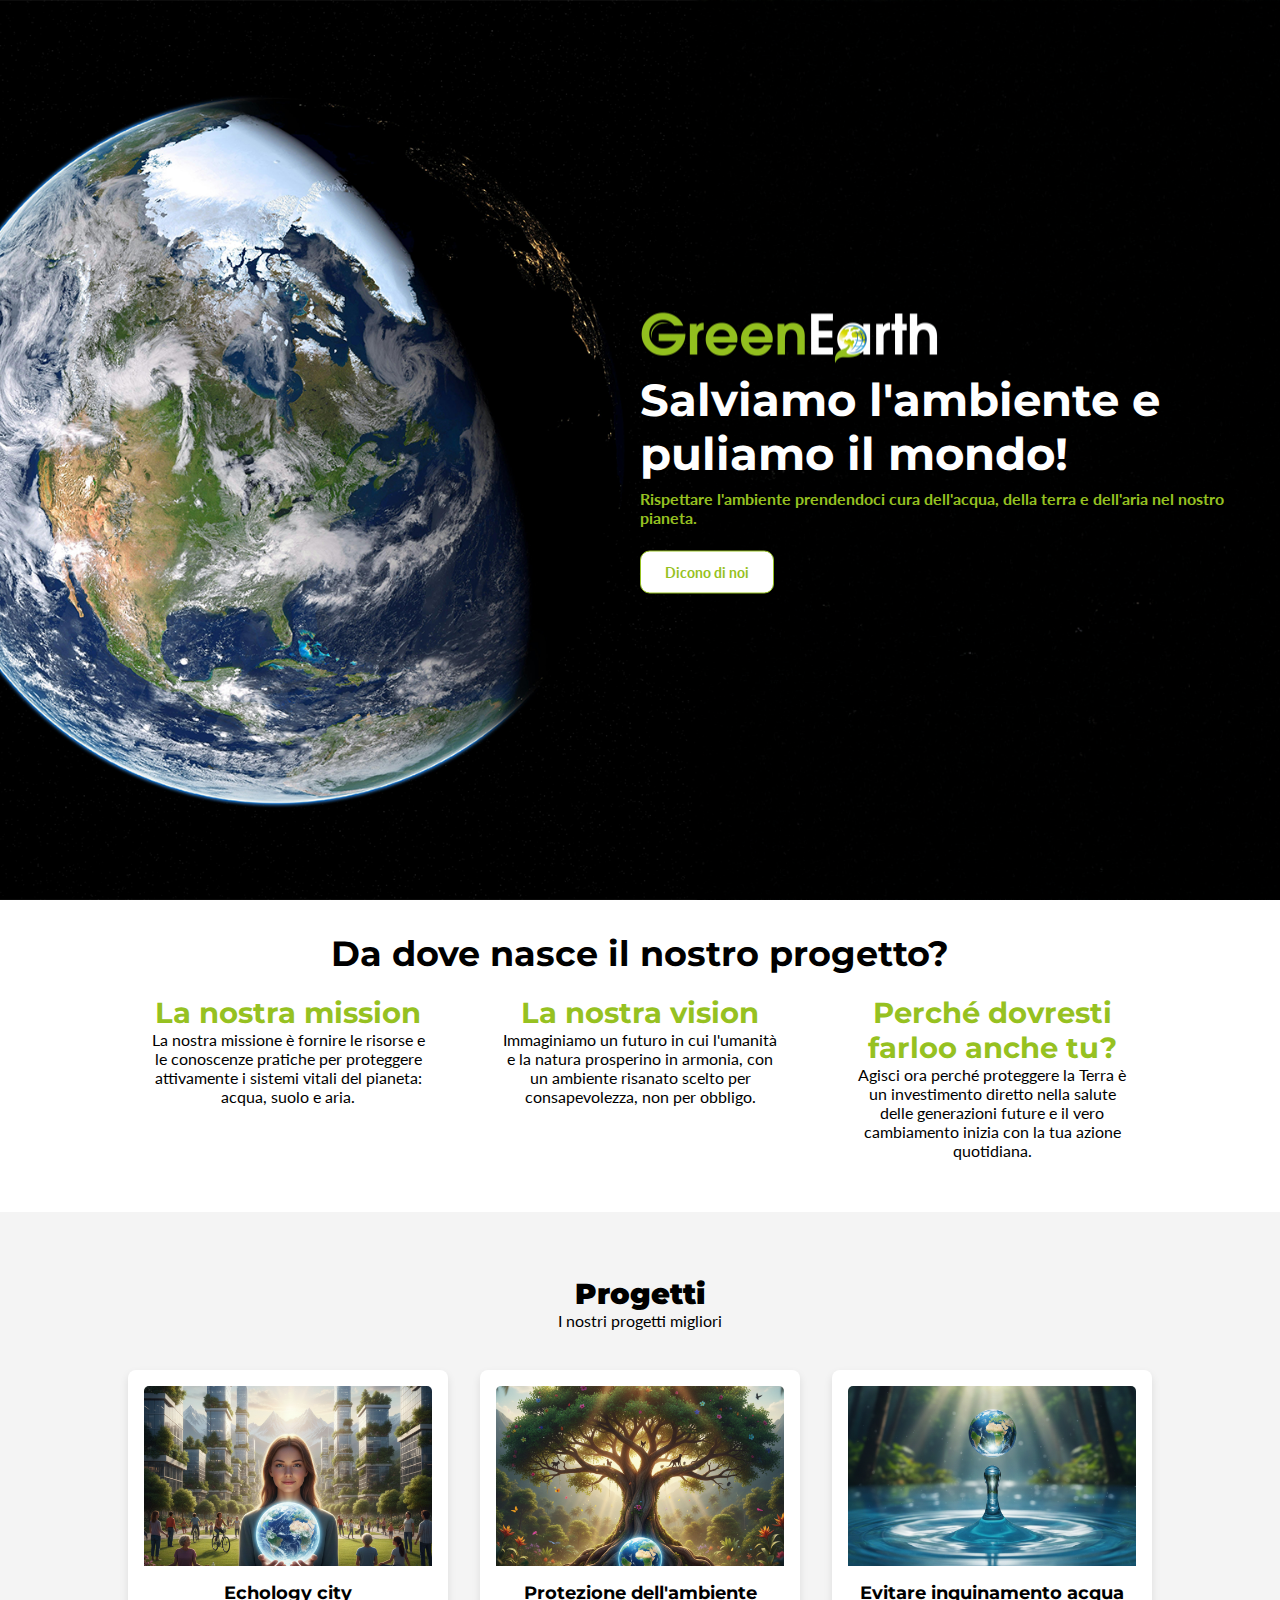
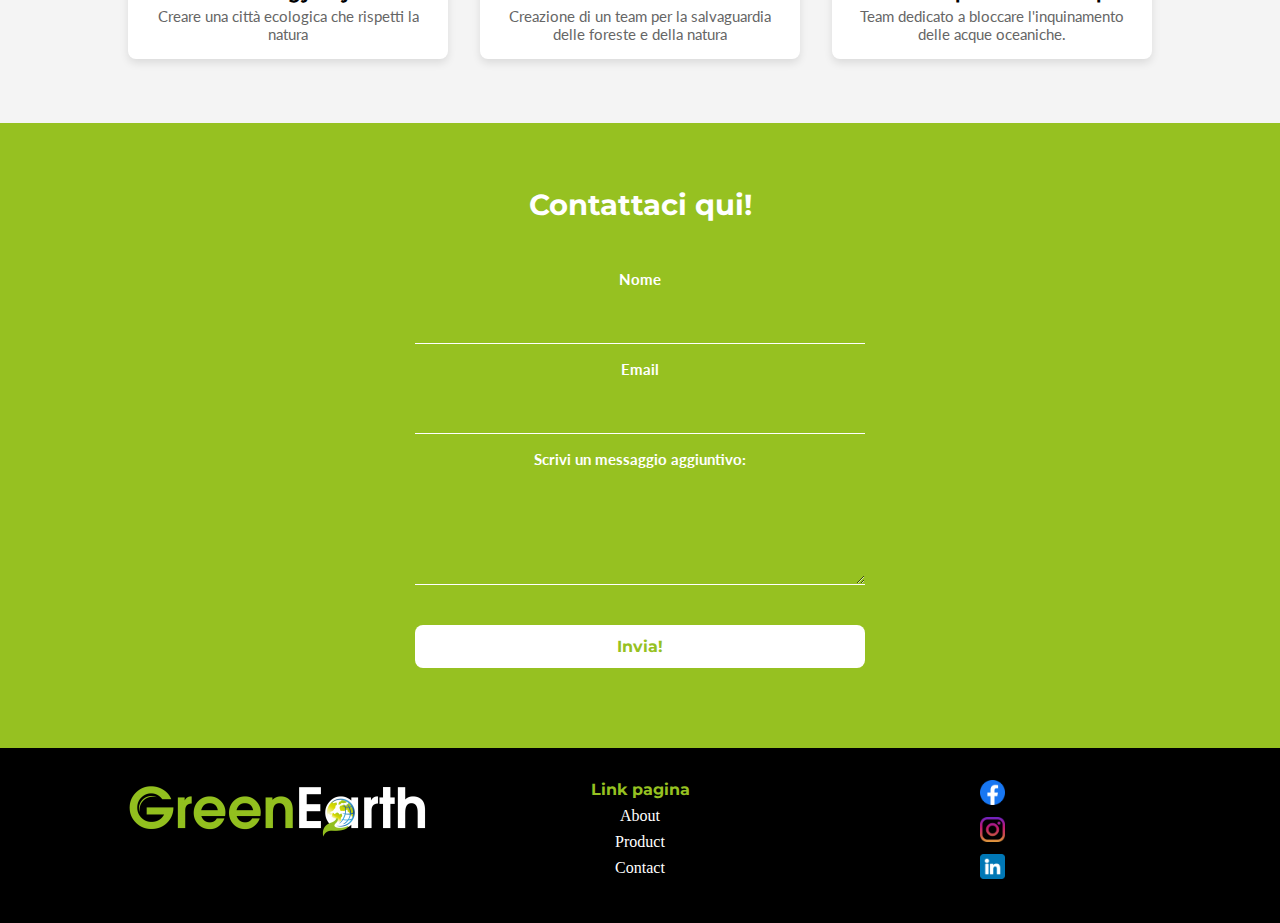
<file: Porject-1/index.html>
<!DOCTYPE html>
<html lang="it">
<head>
      <meta charset="UTF-8">
      <meta name="viewport" content="width=device-width, initial-scale=1.0">
      <link rel="preconnect" href="https://fonts.googleapis.com">
      <link rel="preconnect" href="https://fonts.gstatic.com" crossorigin>
      <link href="https://fonts.googleapis.com/css2?family=Lato:ital,wght@0,400;0,700;1,400&family=Montserrat:wght@700;900&display=swap" rel="stylesheet">
      <title>Greenearth</title>
      <link rel="stylesheet" href="style.css"/>
</head>
<body>

      <main>
            <section class="Hero-section">
                  <div class="Hero-wrapper">
                              <div class="Hero-logo"><img src="img/greenearth.png" alt="logo azienda"></div>
                        <div class="Hero-text">
                              <h1>Salviamo l'ambiente e puliamo il mondo!</h1>
                        
                              <h5>Rispettare l'ambiente prendendoci cura dell'acqua, della terra e dell'aria nel nostro pianeta.</h5>

                              <div class="Hero-button">
                                    <button class="Hero-button">Dicono di noi</button>
                              </div>
                        </div>
                  </div>
            </section>
            <section class="About-us-container">
                  <h2>Da dove nasce il nostro progetto?</h2>
                  <div class="About-wrapper">
                       <div class="about-1">
                         <h3>La nostra mission</h3>
                         <p>La nostra missione è fornire le risorse e le conoscenze pratiche per proteggere attivamente i sistemi vitali del pianeta: acqua, suolo e aria.</p>
                       </div>
                       <div class="about-2">
                        <h3>La nostra vision</h3>
                        <p>Immaginiamo un futuro in cui l'umanità e la natura prosperino in armonia, con un ambiente risanato scelto per consapevolezza, non per obbligo.</p>
                       </div>
                       <div class="about-3">
                        <h3>Perché dovresti farloo anche tu?</h3>
                        <p>Agisci ora perché proteggere la Terra è un investimento diretto nella salute delle generazioni future e il vero cambiamento inizia con la tua azione quotidiana.</p>
                       </div>
                  </div>
            </section>
            <section class="Project-page">
                  <div class="Project-container">
                        <h3>Progetti</h3>
                        <p>I nostri progetti migliori</p>
                  </div>
                        <div class="project-wrapper">
                              <div class="Project-card1">
                                    <img src="img/Echologycityproject.png" alt="Echology city">
                                    <h5>Echology city</h5>
                                    <p>Creare una città ecologica che rispetti la natura</p>
                              </div>
                              <div class="Project-card2">
                                    <img src="img/Protectnatureproject.png" alt="Protezione natura">
                                    <h5>Protezione dell'ambiente</h5>
                                    <p>Creazione di un team per la salvaguardia delle foreste e della natura</p>
                              </div>
                              <div class="Project-card3">
                                    <img src="img/waterprotectionproject.png" alt="Inquinamento acqua">
                                    <h5>Evitare inquinamento acqua</h5>
                                    <p>Team dedicato a bloccare l'inquinamento delle acque oceaniche.</p>
                              </div>
                        </div>
                  
                  </div>
            </section>
            <section class="CTA-contact">
                  <h3>Contattaci qui!</h3>
                 <form class="Contact-form">
                        <label for="text">Nome</label>
                        <input type="text" id="text">

                        <label for="email">Email</label>
                        <input type="email" id="email">

                        <label for="textarea">Scrivi un messaggio aggiuntivo:</label>
                        <textarea id="textarea"></textarea>

                        <button type="submit">Invia!</button>
                 </form>
            </section>
      </main>
      <footer class="Footer-wrapper">
            <div class="Footer-container">
                  <div class="Footer-1">
                        <img src="img/greenearth.png" alt="Logo greenearth">
                  </div>
                  <div class="Footer-2">
                        <h5>Link pagina</h5>
                        <ul class="Footer-link">
                              <li><a href="#">About</a></li>
                              <li><a href="#">Product</a></li>
                              <li><a href="#">Contact</a></li>
                        </ul>
                  </div>
                  <div class="Footer-3">
                        <ul class="Footer-link">
                              <li><a href="#"><img src="img/Facebook Icon.png" alt="Facebook logo"></a></li>
                              <li><a href="#"><img src="img/Instagram Icon.png" alt="instagram logo"></a></li>
                              <li><a href="#"><img src="img/LinkedIn Icon.png" alt="linkedin logo"></a></li>
                        </ul>
                  </div>
            </div>
      </footer>
</body>
</html>
</file>
<file: Porject-1/style.css>
*{
      margin:0;
}

.Hero-section{
      background-image:url(img/Earth.png);
      background-size: cover;
      background-position: center;
      background-repeat: no-repeat;
      height: 100vh;
      width: 100%;
}

.Hero-wrapper {
      width: 50%;
      margin-left: 50%;
      align-items: center;
      position: relative;
      top: 50%; 
      transform: translateY(-50%);
}

.Hero-text > h1{
      color: white;
      font-size: 2.8rem;
      margin-bottom: 8px;
      font-family: 'montserrat', bold;
}

.Hero-text > h5{
      color: #96c121;
      font-size: 1rem;
      margin-bottom: 24px;
      font-family: 'lato', bold;
}

.Hero-button button {
    padding: 12px 24px;
    border-radius: 0.6rem;
    border: #96c121 solid 1px;
    background-color: white; 
    color: #96c121;
    height: auto; 
    cursor: pointer;
    font-weight: bold;
    font-size: 0.9rem;
    font-family: 'lato', normal;
}

.Hero-button button:hover{
      background-color: #6a8c17;
      color: white;
}
 
.About-us-container {
    margin-top: 32px;
    margin-bottom: 32px;
    text-align: center; 
}

.About-us-container > h2{
      font-family: 'montserrat', bold;
      font-size: 2.2rem;
}

.About-us-container h3 { 
    font-family: 'montserrat', bold;
    font-size: 1.8rem;
    color: #96c121;
}

.About-us-container p { 
    font-family: 'lato', normal;
    color: black;
}

.About-wrapper { 
    display: grid;
    width: 80%; 
    margin: 0 auto; 
    grid-template-columns: repeat(3, 1fr); 
    gap: 32px; 
}

.about-1,
.about-2,
.about-3 {
    text-align: center; 
    padding: 20px;
}

/* --- Sezione PROGETTI --- */
.Project-page {
    padding: 64px 0;
    background-color: #f4f4f4;
}

.Project-container {
    text-align: center;
    margin-bottom: 40px;
}

.Project-container > h3 {
    font-size: 1.8rem;
    font-family: 'Montserrat', sans-serif;
    font-weight: 900;
}

.Project-container p {
    font-family: 'Lato', sans-serif;
    font-weight: 400;
}

.project-wrapper {
    display: grid;
    grid-template-columns: repeat(3, 1fr);
    gap: 32px;
    width: 80%;
    margin: 0 auto;
}

.Project-card1, .Project-card2, .Project-card3 {
    text-align: center;
    padding: 16px;
    background-color: white;
    border-radius: 8px;
    border: none;
    box-shadow: 0 4px 8px rgba(0, 0, 0, 0.1);
    transition: transform 0.3s ease-in-out, box-shadow 0.3s ease-in-out;
}

.Project-card1:hover, .Project-card2:hover, .Project-card3:hover {
    transform: translateY(-5px);
    box-shadow: 0 8px 16px rgba(0, 0, 0, 0.2);
    border: 1px solid #96c121;
}

.project-wrapper img {
    width: 100%;
    height: 180px;
    object-fit: cover;
    border-radius: 5px 5px 0 0;
    margin-bottom: 12px;
}

.Project-card1 h5, .Project-card2 h5, .Project-card3 h5 {
    font-family: 'Montserrat', sans-serif;
    font-weight: 700;
    font-size: 1.1rem;
    margin-bottom: 4px;
}

.Project-card1 p, .Project-card2 p, .Project-card3 p {
    font-family: 'Lato', sans-serif;
    font-weight: 400;
    font-size: 0.95rem;
    color: #666;
}

.Contact-form{
      display: flex;
      flex-direction: column;
      width: 75%;
      gap: 16px;
      margin: 0 auto;
}

.CTA-contact {
    background-color: #96c121;
    padding: 64px 32px;
    text-align: center;
}

.CTA-contact h3{
      font-family: 'montserrat', bold;
      font-size: 1.8rem;
      color: white;
      margin-bottom: 32px;
}

.Contact-form {
      padding: 16px;
      max-width: 450px;
      margin: 0 auto;
}

.form-group {
    margin-bottom: 24px;
    text-align: left;
}

.Contact-form label {
    display: block;
    font-family: 'Lato', sans-serif;
    color: white;
    margin-bottom: 4px;
    font-size: 0.95rem;
    font-weight: 700;
}

.Contact-form input[type="text"],
.Contact-form input[type="email"],
.Contact-form textarea {
    width: 100%;
    border: none;
    border-radius: 0;
    background-color: transparent;
    border-bottom: 1px solid white;
    padding: 8px 0;
    color: white;
    font-size: 1rem;
    font-family: 'Lato', sans-serif;
}

.Contact-form textarea {
    resize: vertical;
    min-height: 80px;
}

.Contact-form input:focus,
.Contact-form textarea:focus {
    outline: none;
    border-bottom: 2px solid white;
}

.CTA-contact button {
    padding: 12px 24px;
    border: none;
    border-radius: 8px;
    background-color: white;
    color: #96c121;
    font-family: 'Montserrat', sans-serif;
    font-weight: 700;
    font-size: 1rem;
    cursor: pointer;
    width: 100%;
    margin-top: 24px;
    transition: background-color 0.3s ease, color 0.3s ease;
}

.CTA-contact button:hover {
    background-color: #6a8c17;
    color: white;
}

/*Footer*/
.Footer-wrapper{
      background-color: black;
}

.Footer-container{
      display: grid;
      width: 80%; 
       margin: 0 auto; 
      grid-template-columns: repeat(3, 1fr); 
      gap: 32px;  
      padding:32px 64px;
}

.Footer-link {
      list-style-type: none;
      margin: 0 auto;
      padding: 0;  
} 

.Footer-link >li{
      margin-bottom: 8px;
      text-align: center;
}

.Footer-link >li > a{
      text-decoration: none;
      color: white;
}

.Footer-link >li > a:hover{
      text-decoration: underline;
      color:#6a8c17;
}

.Footer-2 > h5{
      color:#96c121;
      font-family: 'montserrat', bold; 
      font-size: 1rem; 
      text-align: center;
      margin-bottom: 8px;
}

.Footer-link > li > a > img{
      width: 25px;
      height: 25px;
}

@media (max-width: 1024px) {

  .Hero-wrapper {
    width: 70%;
    margin-left: 30%;
  }

  .About-wrapper,
  .project-wrapper,
  .Footer-container {
    width: 90%;
    grid-template-columns: repeat(2, 1fr);
  }

  .Hero-text > h1 {
    font-size: 2.4rem;
  }
}


@media (max-width: 768px) {

  /* HERO */
  .Hero-section {
    height: auto;
    padding: 80px 24px;
  }

  .Hero-wrapper {
    width: 100%;
    margin-left: 0;
    top: auto;
    transform: none;
  }

  .Hero-text {
    text-align: center;
  }

  .Hero-text > h1 {
    font-size: 2rem;
  }

  .Hero-text > h5 {
    font-size: 0.9rem;
  }

  .Hero-button {
    display: flex;
    justify-content: center;
  }

  /* ABOUT */
  .About-wrapper {
    grid-template-columns: 1fr;
    gap: 24px;
  }

  /* PROJECTS */
  .project-wrapper {
    grid-template-columns: 1fr;
  }

  /* FOOTER */
  .Footer-container {
    grid-template-columns: 1fr;
    padding: 32px;
    text-align: center;
  }
}

@media (max-width: 480px) {

  .Hero-text > h1 {
    font-size: 1.7rem;
  }

  .About-us-container > h2 {
    font-size: 1.8rem;
  }

  .About-us-container h3 {
    font-size: 1.4rem;
  }

  .Project-container > h3 {
    font-size: 1.5rem;
  }

  .CTA-contact {
    padding: 48px 16px;
  }
}
</file>
